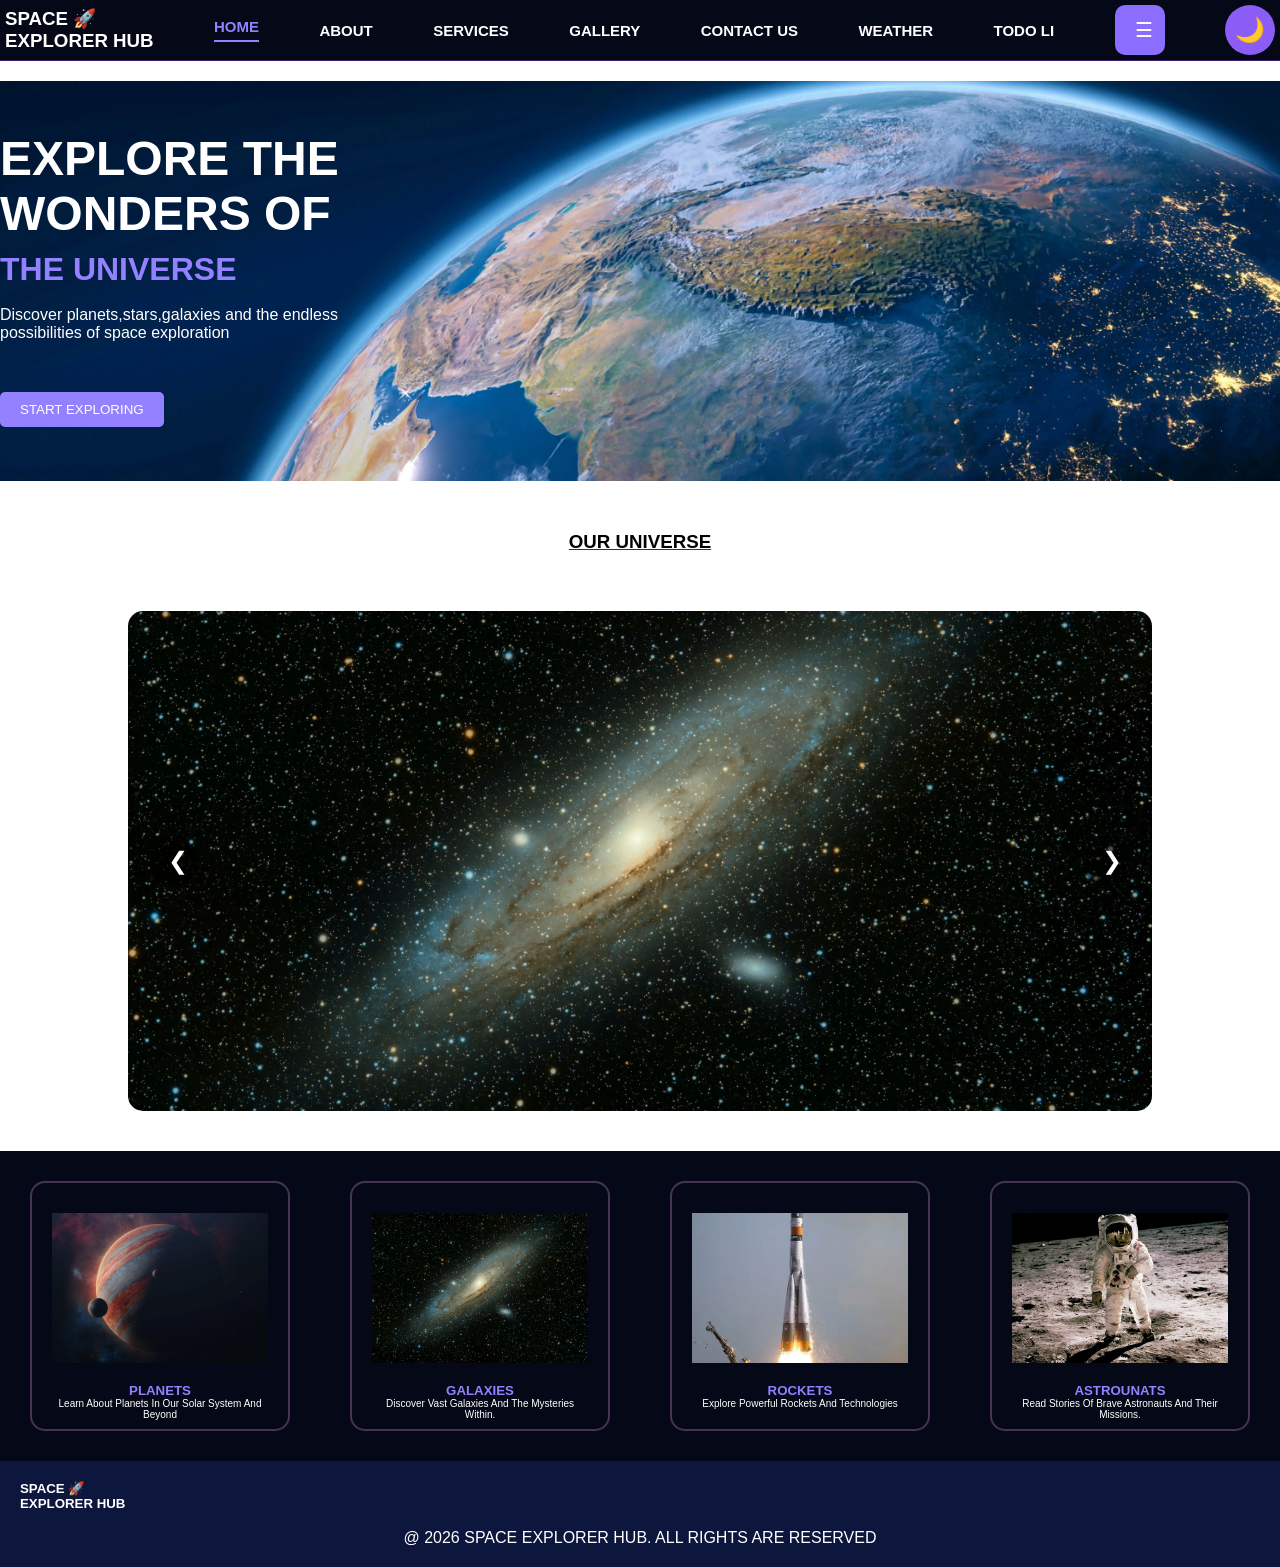
<file: index.html>
<!DOCTYPE html>
<html lang="en">
<head>
    <meta charset="UTF-8">
    <meta name="viewport" content="width=device-width, initial-scale=1.0">
    <title>🚀Space explorer</title>
    <link rel="stylesheet"href="CSS/style.css">
    
<meta name="description"
content="Explore planets, galaxies, weather updates and manage tasks.">

<meta name="keywords"
content="Space, NASA, Weather, ToDo, Galaxy">

<meta name="author"
content="Archana P R">
</head>
<body>
    <header> 
        <div class="navbar">
            <h3>space 🚀 <br>explorer hub </h3>
             
            <a href="index.html"class="active">home</a>
            <a href="about.html">about</a>
            <a href="services.html">services</a>
            <a href="gallery.html">gallery</a>
            <a href="contact.html">contact us</a>
            <a href="weather app/index.html">Weather</a>
            <a href="to-do list/index.html">Todo li</a>
             <button id="menu-btn">☰</button>
            <ul id="nav-links">
        <li><a href="index.html"class="active">Home</a></li>
        <li><a href="about.html">About</a></li>
        <li><a href="services.html">services</a></li>
        <li><a href="gallery.html">gallery</a></li>
        <li><a href="contact.html">Contact</a></li>
    </ul>
    <button id="theme-toggle">🌙</button>
        </div>
    
    </header>
    <div class="herosection">
        <div class="hero-msg">
            <p><h1>explore the <br>wonders of  </h1><h2 style ="color:rgb(147, 129, 255);font-size: 2rem;">the universe</h2><br>
            <p>Discover planets,stars,galaxies and the endless <br>possibilities of space exploration</p></p>
        
           <button>start exploring</button>
        </div>
    </div>
    <h3 style="color:inherit; text-align:center; text-decoration:underline solid rgb(104, 13, 104);">Our Universe</h3><br>
    <div class="slider">

    <button class="prev">&#10094;</button>

    <div class="slides">
        <img src="images/gal (1).webp" class="slide active"alt="galexy"
     loading="lazy">
        <img src="images/plan.webp" class="slide"alt="planet"
     loading="lazy">
        <img src="images/mars.webp" class="slide"alt="Mars"
     loading="lazy">
        <img src="images/sat.webp" class="slide"alt="sattelite"
     loading="lazy">
    </div>

    <button class="next">&#10095;</button>

</div>
    <div class="cards">

      
    <div class="box">
        
        <div class="boxcontent">
            
            <div class="boximage" style="background-image: url('images/plan.webp')";></div>
            <h5>planets</h5>
            <p>learn about planets in our solar system and beyond</p>

        </div>
    </div>

    <div class="box">
        
        <div class="boxcontent">
           
             <div class="boximage" style="background-image: url('images/gal\ \(1\).webp')";></div>
              <h5>galaxies</h5>
            <p>discover vast galaxies and the mysteries within.</p>

        </div>
    </div>
    <div class="box">
        
        <div class="boxcontent">
            
             <div class="boximage" style="background-image: url('images/rock.webp')";></div>
             <h5>rockets</h5>
            <p> explore powerful rockets and technologies</P>
        </div>
    </div>
    <div class="box">
        
        <div class="boxcontent">
        
             <div class="boximage" style="background-image: url('images/ast.webp')";></div>
             <h5>astrounats</h5>
            <p>read stories of brave astronauts and their missions.</p>
        </div>
    </div>
 </div><button id="topBtn">
    🚀
    </button>
 <footer>
    <div class="foo">
    <h5>space 🚀 <br>explorer hub </h5> <br>
      <p>                                 @ 2026 space explorer  hub. all rights are reserved                                             
    
      </p></div>
 </footer>
<script src="app.js" defer></script>
</body>
</html>
</file>
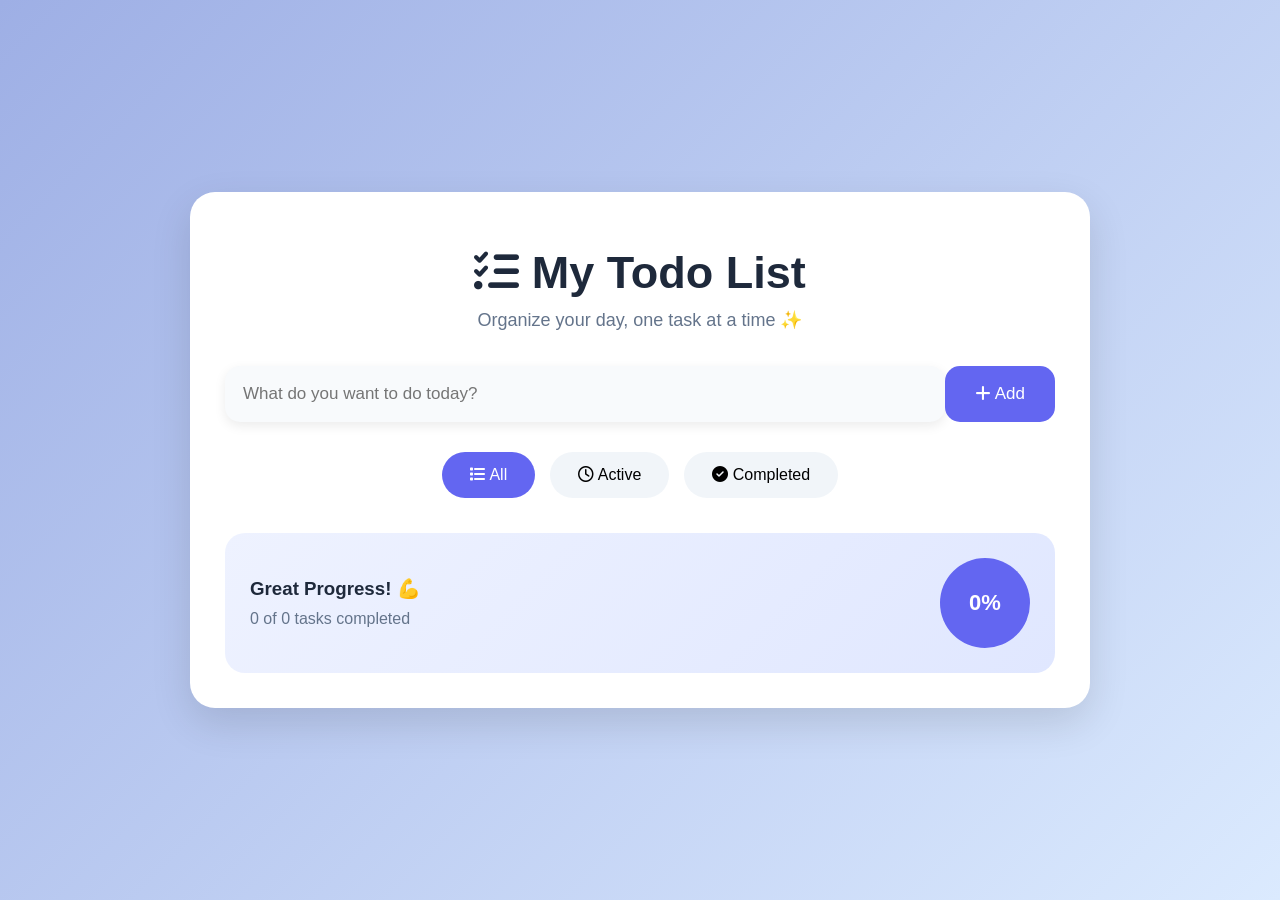
<file: to-do list/index.html>
<!DOCTYPE html>
<html lang="en">
<head>
    <meta charset="UTF-8">
    <meta name="viewport" content="width=device-width, initial-scale=1.0">
    <title>My Todo List</title>



    
    <link rel="stylesheet"
    href="https://cdnjs.cloudflare.com/ajax/libs/font-awesome/6.7.2/css/all.min.css">

    <link rel="stylesheet" href="style.css">
</head>
<body>

<div class="container">

   

   
    <div class="heading">

        <h1>
            <i class="fa-solid fa-list-check"></i>
            My Todo List
        </h1>

        <p>Organize your day, one task at a time ✨</p>

    </div>

    <div class="input-box">

        <input
            type="text"
            id="taskInput"
            placeholder="What do you want to do today?">

        <button id="addBtn">
            <i class="fa-solid fa-plus"></i>
            Add
        </button>

    </div>

    
    <div class="filters">

        <button class="filter active" data-filter="all">
            <i class="fa-solid fa-list"></i>
            All
        </button>

        <button class="filter" data-filter="active">
            <i class="fa-regular fa-clock"></i>
            Active
        </button>

        <button class="filter" data-filter="completed">
            <i class="fa-solid fa-circle-check"></i>
            Completed
        </button>

    </div>

  
    <ul id="taskList">

        

    </ul>

   
    <div class="progress-card">

        <div class="progress-text">

            <h3>Great Progress! 💪</h3>

            <p>
                <span id="completedCount">0</span> of
                <span id="totalCount">0</span> tasks completed
            </p>

        </div>

        <div class="progress-circle">

            <span id="progressPercent">
                0%
            </span>

        </div>

    </div>

</div>

<script src="script.js" defer></script>

</body>
</html>
</file>
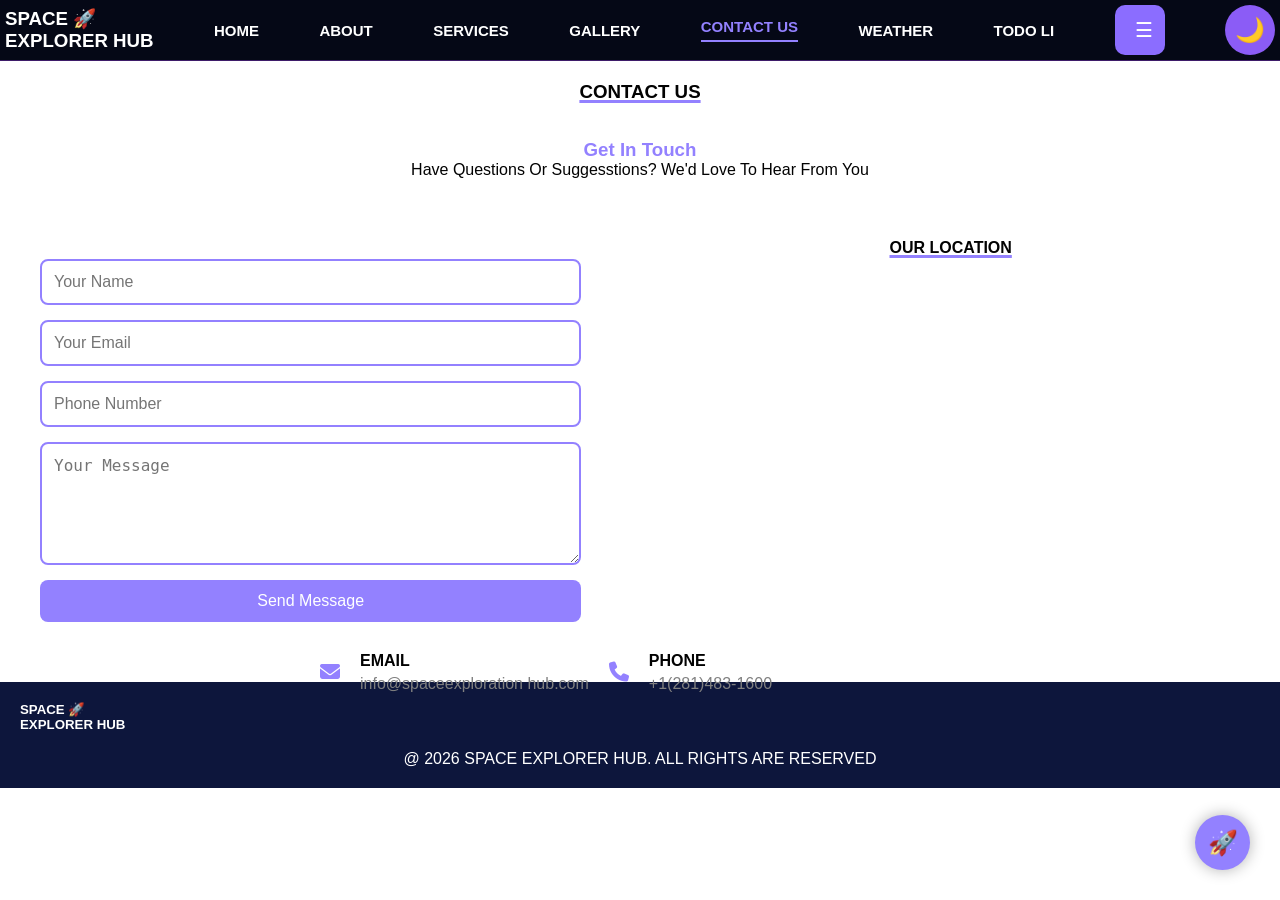
<file: contact.html>
<!DOCTYPE html>
<html lang="en">
<head>
    <meta charset="UTF-8">
    <meta name="viewport" content="width=device-width, initial-scale=1.0">
    <title>🚀Space explorer</title>
    

<meta name="description"
content="Explore planets, galaxies, weather updates and manage tasks.">

<meta name="keywords"
content="Space, NASA, Weather, ToDo, Galaxy">

<meta name="author"
content="Archana P R">
    <link rel="stylesheet"href="CSS/style.css">
     <link rel="stylesheet" href="https://cdnjs.cloudflare.com/ajax/libs/font-awesome/6.7.2/css/all.min.css">
</head>
<body>
    <header> 
        <div class="navbar">
            <h3>space 🚀 <br>explorer hub </h3>
             
            <a href="index.html">home</a>
            <a href="about.html">about</a>
            <a href="services.html">services</a>
            <a href="gallery.html">gallery</a>
            <a href="contact.html"class="active">contact us</a>
            <a href="weather app/index.html">Weather</a>
            <a href="to-do list/index.html">Todo li</a>
        <button id="menu-btn">☰</button>
              

    <ul id="nav-links">
        <li><a href="index.html">Home</a></li>
        <li><a href="about.html">About</a></li>
        <li><a href="services.html">services</a></li>
        <li><a href="gallery.html"class="active">gallery</a></li>
        <li><a href="contact.html">Contact</a></li>
    </ul> 
    <button id="theme-toggle">🌙</button>
        </div>
    
    </header>

    <h3 style="color:inherit;text-align: center;text-decoration: underline rgb(147, 129, 255) 3px;"> contact us</h3> <br><br>
     <h3 style="color:rgb(147, 129, 255);text-align: center;text-transform: capitalize;">get in touch</h3>
    <p style="color:inherit;text-align: center;text-transform: capitalize;">have questions or suggesstions? we'd love to hear from you</p>
<div class="contact">
   
    
    <form class="contact-form" id="contactform">
        <input type="text"  id="name" placeholder="Your Name" required>

        <input type="email" id="email" placeholder="Your Email" required>

        <input type="tel" id="phone" placeholder="Phone Number">

        <textarea id="message" rows="5"  placeholder="Your Message" required></textarea>

        <button type="submit">Send Message</button>
    </form>
    <section class="location">
    <h4 style="color:inherit;text-align: center;text-decoration: underline rgb(147, 129, 255) 3px;">Our Location</h4><br><br>

   <iframe src="https://www.google.com/maps/embed?pb=!1m18!1m12!1m3!1d497632.1325127385!2d77.29231040230371!3d12.987769307571995!2m3!1f0!2f0!3f0!3m2!1i1024!2i768!4f13.1!3m3!1m2!1s0x3bae1670c9b44e6d%3A0xf8dfc3e8517e4fe0!2sBengaluru%2C%20Karnataka!5e0!3m2!1sen!2sin!4v1781367295375!5m2!1sen!2sin" width="400" height="250" style="border:0;" allowfullscreen="" loading="lazy" referrerpolicy="no-referrer-when-downgrade"></iframe>
</section>
    

</div>

<div class="con">
        <div class="cont">
            <i class="fa-solid fa-envelope"></i>
            <div class="ccont">
                <h6>EMAIL</h6>
                <p>info@spaceexploration hub.com</p>
        </div>
        
        <div class="cont">
            <i class="fa-solid fa-phone"></i>
            <div class="ccont">
                <h6>PHONE</h6>
                <p>+1(281)483-1600</p>
            </div>
        </div>
</div>
</div>
       

<button id="topBtn">
    🚀
    </button>



    <footer>
    <div class="foo">
    <h5>space 🚀 <br>explorer hub </h5> <br>
      <p>                                 @ 2026 space explorer  hub. all rights are reserved                                           
</p></div>
 </footer>
 <script src="app.js" defer></script>
</body>
</html>
</file>
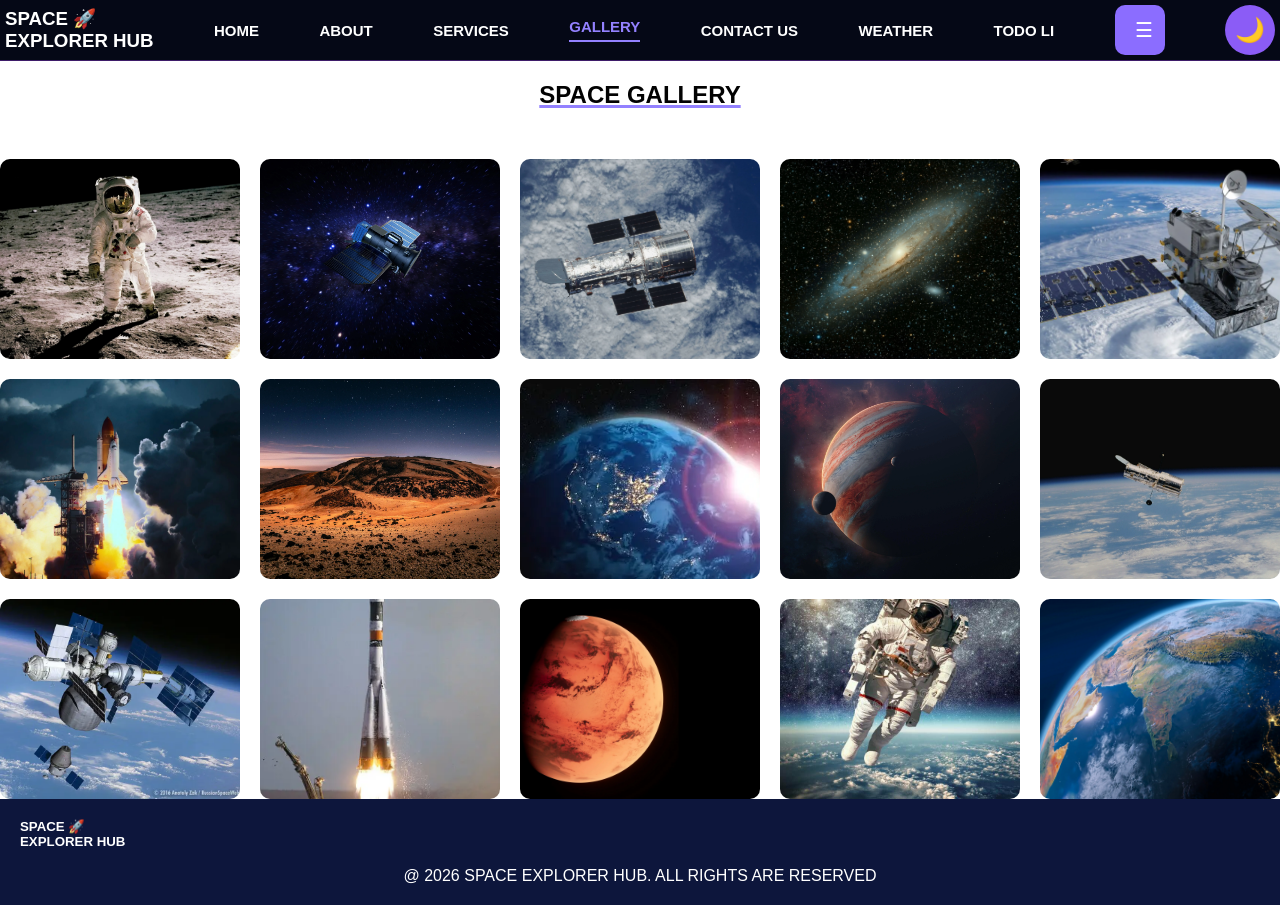
<file: gallery.html>
<!DOCTYPE html>
<html lang="en">
<head>
    <meta charset="UTF-8">
    <meta name="viewport" content="width=device-width, initial-scale=1.0">
    <title>🚀Space explorer</title>
 

<meta name="description"
content="Explore planets, galaxies, weather updates and manage tasks.">

<meta name="keywords"
content="Space, NASA, Weather, ToDo, Galaxy">

<meta name="author"
content="Archana P R">
    <link rel="stylesheet"href="CSS/style.css">
</head>
<body>
    <header> 
        <div class="navbar">
            <h3>space 🚀 <br>explorer hub </h3>
             
            <a href="index.html">home</a>
            <a href="about.html">about</a>
            <a href="services.html">services</a>
            <a href="gallery.html"class="active">gallery</a>
            <a href="contact.html">contact us</a>
            <a href="weather app/index.html">Weather</a>
            <a href="to-do list/index.html">Todo li</a>
             <button id="menu-btn">☰</button>
              

    <ul id="nav-links">
        <li><a href="index.html">Home</a></li>
        <li><a href="about.html">About</a></li>
        <li><a href="services.html">services</a></li>
        <li><a href="gallery.html"class="active">gallery</a></li>
        <li><a href="contact.html">Contact</a></li>
    </ul>   
    <button id="theme-toggle">🌙</button>
        </div>
    
    </header>

   <h2 style="color:inherit;text-align: center;text-decoration: underline rgb(147, 129, 255) 3px;"> space gallery</h2>
     <div class="gallery"></div>
    
    <div class="gallery-container">
        <img src="images/ast.webp" alt="astronaut" 
     loading="lazy">
         <img src="images/voy.webp" alt="satellite"loading="lazy">
        <img src="images/hubb (1).webp" alt="satteite"loading="lazy">
        <img src="images/gal (1).webp" alt="galaxy"loading="lazy">
        <img src="images/sat.webp" alt="satellite"loading="lazy">
        <img src="images/rocks.webp" alt="rocket"loading="lazy">
        <img src="images/service.webp" alt="mars"loading="lazy">
         <img src="images/hero1.webp" alt="earth"loading="lazy">
        <img src="images/plan.webp" alt="jupiter"loading="lazy">
        <img src="images/hub.webp" alt="satellite"loading="lazy"> 
        <img src="images/iss.webp" alt="ISS"loading="lazy">
        
        <img src="images/rock.webp" alt="rocket"loading="lazy">
        <img src="images/mars.webp" alt="mars"loading="lazy">
        <img src="images/astr.jpg" alt="astronaut"loading="lazy">
        <img src="images/hero (1).webp" alt="earth"loading="lazy">
    </div>

<button id="topBtn">
    🚀
    </button>

    <footer>
    <div class="foo">
    <h5>space 🚀 <br>explorer hub </h5> <br>
      <p>                                 @ 2026 space explorer  hub. all rights are reserved                                             
    
</p></div>
 </footer>
 <script src="app.js" defer></script>
</body>
</html>
</file>
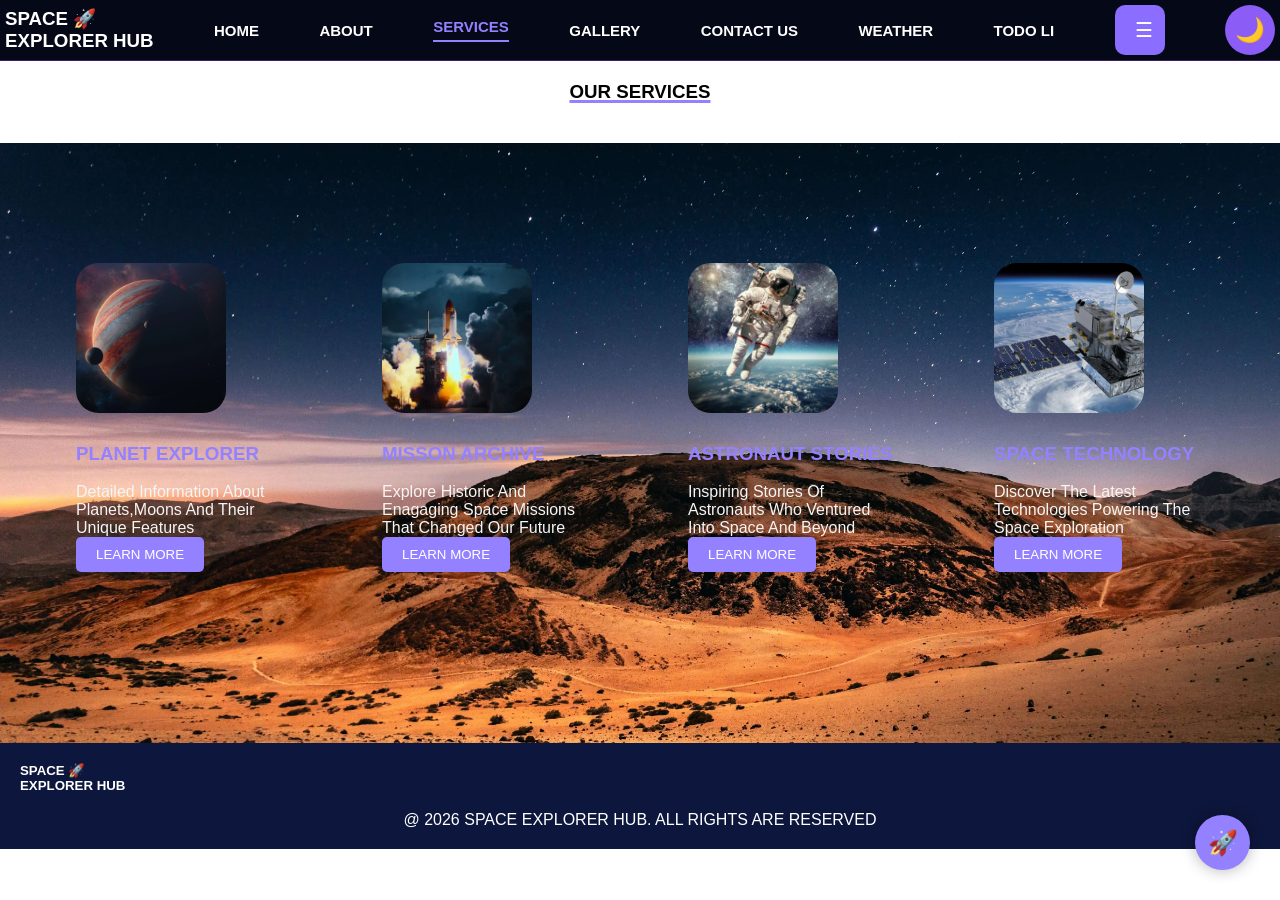
<file: services.html>
<!DOCTYPE html>
<html lang="en">
<head>
    <meta charset="UTF-8">
    <meta name="viewport" content="width=device-width, initial-scale=1.0">
     <title>🚀Space explorer</title>
   

<meta name="description"
content="Explore planets, galaxies, weather updates and manage tasks.">

<meta name="keywords"
content="Space, NASA, Weather, ToDo, Galaxy">

<meta name="author"
content="Archana P R">
    <link rel="stylesheet"href="CSS/style.css">
    <link rel="stylesheet" href="https://cdnjs.cloudflare.com/ajax/libs/font-awesome/6.7.2/css/all.min.css">
</head>
<body>
    <header> 
        <div class="navbar">
            <h3>space 🚀 <br>explorer hub </h3>
             
            <a href="index.html">home</a>
            <a href="about.html ">about</a>
            <a href="services.html"class="active">services</a>
            <a href="gallery.html">gallery</a>
            <a href="contact.html">contact us</a>
            <a href="weather app/index.html">Weather</a>
            <a href="to-do list/index.html">Todo li</a>
            <button id="menu-btn">☰</button>
              

    <ul id="nav-links">
        <li><a href="index.html">Home</a></li>
        <li><a href="about.html">About</a></li>
        <li><a href="services.html"class="active">services</a></li>
        <li><a href="gallery.html">gallery</a></li>
        <li><a href="contact.html">Contact</a></li>
    </ul>   
            <button id="theme-toggle">🌙</button>
        </div>
     </header>
      <h3 style="color:inherit;text-align: center;text-decoration: underline rgb(147, 129, 255) 3px;"> our services</h3>
     <div class="service">
         <div class="srbox">
            
              <div class="images" style="background-image: url('images/plan.webp');"></div>
               <h3 style ="color:rgb(147, 129, 255)">Planet Explorer</h3><br>
                <div class="conts">
                   <p>detailed information about planets,moons and their unique features</p>
                   <button>LEARN MORE</button>
                  </div>
         </div>
         <div class="srbox">
            
              <div class="images" style="background-image: url('images/rocks.webp');"></div>
               <h3 style ="color:rgb(147, 129, 255)">Misson Archive</h3><br>
                <div class="conts">
                   <p>explore historic and enagaging space missions that changed our future</p>
                   <button>LEARN MORE</button>
                  </div>
         </div>
         <div class="srbox">
            
              <div class="images" style="background-image: url('images/astr.jpg');"></div>
               <h3 style ="color:rgb(147, 129, 255)">Astronaut Stories</h3><br>
                <div class="conts">
                   <p>inspiring stories of astronauts who ventured into space and beyond</p>
                   <button>LEARN MORE</button>
                  </div>
         </div>
         <div class="srbox">
            
              <div class="images" style="background-image: url('images/sat.webp');"></div>
               <h3 style ="color:rgb(147, 129, 255)">Space Technology</h3><br>
                <div class="conts">
                   <p>Discover the latest technologies powering  the space exploration</p>
                   <button>LEARN MORE</button>
                  </div>
         </div>
         </div>

<button id="topBtn">
    🚀
    </button>

    <footer>
    <div class="foo">
    <h5>space 🚀 <br>explorer hub </h5> <br>
      <p>                                 @ 2026 space explorer  hub. all rights are reserved                                             
    
</p></div>
 </footer>
 <script src="app.js" defer></script>
    
</body>
</html>
</file>
<file: CSS/style.css>
*{
    margin:0;
    padding:0;
    box-sizing:border-box;
}

body{
   font-family: Poppins, sans-serif;
    background:#050816;
    
    text-transform: uppercase;
}

.navbar{
    display:flex;
    justify-content:space-between;
    align-items:center;
    padding: 5px;
color :white;
    background:#050816;
    margin-bottom: 20px;
    border-bottom: 1px solid #3e1c69;
}
    .navbar a {color:white;
    font-size: 15px;
    font-weight: bold;
     text-decoration: none;
font-family: Orbitron, sans-serif;}
.navbar a.active{
    color:#9381FF;
    border-bottom:2px solid #9381FF;
    padding-bottom:5px;
}

button{
 padding: 10px 20px;
  background-color:rgb(147, 129, 255);
  border: none;
  border-radius: 5px;
    color:white;
}
button:hover{
    background-color:white;
    color:black;
}
.herosection{
    background-image: url("../images/hero\ \(1\).webp");
    height: 400px;
    width: 100%;
   
    
    color :white;
margin-bottom: 50px;
    background-size:cover ;
}
.hero-msg h1{
    padding-top: 50px;
    font-size: 3rem;
     margin-bottom :10px;
}

.hero-msg p{
    text-transform: none;
    margin-bottom:20px;

}
.hero-msg button{
    padding: 10px 20px;
    margin-top :30px; 
  background-color:rgb(147, 129, 255);
  border: none;
  border-radius: 5px;
    color:white;
    text-transform: uppercase;
}
.hero-msg button:hover{
    background-color:white;
    color:black;
}

#menu-btn{
    width:50px;
    height:50px;
    border:none;
    border-radius:10px;
    background:#8b6dff;
    color:white;
    font-size:20px;
    cursor:pointer;
}

/* Hidden by default */
#nav-links{
    display:none;
    position:absolute;
    top:80px;
    right:10px;
    width:220px;
    background:#11152b;
    border-radius:15px;
    padding:20px;
    list-style:none;
    box-shadow:0 10px 25px #19103f;
    z-index:1000;
}

#nav-links.active{
    display:block;
}

#nav-links li{
    margin:15px 0;
}

#nav-links a{
    color:white;
    text-decoration:none;
    font-size:18px;
}






.cards{
    margin-top: 30px;
    display: flex;
    justify-content: space-evenly;
    

    background-color: #050816;;
}
.box{

   
    border:2px solid   rgb(70, 52, 85);
    border-radius :15px;
    height: 250px;
    width: 300px;
    padding :20px 20px 20px 20px ;
    margin:30px;
    color :white;
   background-color: #050816; 
}
.box:hover{
    transform:translateY(-10px);
    box-shadow:0 0 20px #9381FF;
    transition:0.3s;

}
.boxcontent h5{
    text-align:center;
    color:rgb(147, 129, 255);
    margin-left: 10px;
    margin-right: 10px;

}
.boximage{
    height: 150px;
    
    
    color :white;
margin-top: 10px;
margin-bottom: 20px;
    background-size:cover;
    
    background-position: center;
    
}
.boxcontent p{
    text-align:center;
    color:white;
    font-size: 10px;
text-transform: capitalize;
}
.foo{
    text-align:left;
    padding:20px;
    height:auto;
    background:#0d163c;
    color:white;
}

.foo p{
     text-align:center;
}
.heroabout{
    display:flex;
    justify-content:space-evenly;
    padding: 20px 30px 20px 30px;
}
.about-msg{
     padding-top: 50px;
    font-size: 1rem;
    color:inherit;
    
     text-transform: capitalize;
     width: 50%;
}
.about-msg p {
    padding-top: 30px;
}
.abtimage{
    height: 300px;
    width: 35%;
    background-size:cover;
    background-repeat: no-repeat;
    background-position: center;
    
}
.pane{
    display:flex;
    justify-content: space-evenly;
    padding: 20px 30px 20px 30px;
    border: 1px solid  rgb(147, 129, 255);
    border-radius:10px;
    flex-direction: row;
    width:50%;
    height:60px;
    margin-left: 100px;
    margin-bottom:50px;
}
.abcont h4{ color:inherit;
font-size: 3 rem;}
.abtbox{display: flex;
    align-items: center;
    gap: 15px;}
.abcont p{ color: grey;
    font-size : 1rem;
    text-transform: capitalize;
}
.abtbox i{
    font-size:30px;
    color:rgb(147, 129, 255);
    margin-bottom: 10px;
}
.journey{
      display:flex;
    justify-content: space-evenly;
    padding: 20px 30px 30px;
    border: 1px solid  rgb(147, 129, 255);
    border-radius:10px;
    flex-direction: row;
    width: 85%;
    height: 300px;
    margin-left: 100px;
    background-image: url("../images/pane.jpg");
    background-size:cover;
    background-repeat: no-repeat;
}
.timeline{
    height: 100px;
    width: 100px;

}
.image{
    
    width: 100px;
    height: 100px;
    border-radius: 50%;
    background-size: cover;
    background-position: center;
}
.image:hover{   transform:translateY(-10px);
    box-shadow:0 0 20px #9381FF;
    transition:0.3s;

}

.conte h5{ color:inherit;
font-size: 15px;
 text-transform: capitalize;
 margin-top: 30px;
}
.conte p{ color:grey;
font-size: 10px;
 text-transform: capitalize;
margin-top: 10px;} 
.service{
    display: flex;
    background-image: url("../images/service.webp");
    background-size:cover;
    margin-top: 40px;
    width:100%;
    height :600px;
    justify-content: space-evenly;

}
.srbox{
    border-radius: 15px;
    margin-top: 100px;
    width: 250px;
    height: 400px;
    padding: 20px;
      transition: 0.3s;
}
.conts p{
    color: whitesmoke;
    text-transform: capitalize;

}
.images{
    height:150px;
    width: 150px;
    border-radius: 15%;
    background-size: cover;
    background-position: center;
    margin-bottom: 30px;
}
.srbox:hover{
   
    transform: translateY(-10px);
    box-shadow: 0 0 20px #d4b05d;

}
.gallery-container{
    margin-top: 50px;
    display:grid;
    grid-template-columns:repeat(auto-fit,minmax(200px,1fr));
    gap:20px;
    color:white;
}

.gallery-container img{
    width:100%;
    height:200px;
    object-fit:cover;
    border-radius:10px;
    
}
.contact{
    display:flex;
    justify-content: space-evenly;
    width: 100%;
    margin-top: 40px;
    text-align: center;
}



.contact-form{
    display: flex;
    flex-direction: column;
    padding :40px;
    gap: 15px;
    width:50%;
}

.contact-form input,
.contact-form textarea{
    padding: 12px;
    border: 2px solid #9381ff;
    border-radius: 8px;
    font-size: 16px;
    outline: none;
}

.contact-form button{
    background: #9381ff;
    color: white;
    border: none;
    padding: 12px;
    border-radius: 8px;
    cursor: pointer;
    font-size: 16px;
    transition: 0.3s;
}

.contact-form button:hover{
    background: #7b68ee;
}
.location{
    width: 50%;
    margin: 20px;
    text-align: center;
}



.location iframe{
    border-radius: 15px;
}
.con{
    display: flex;
    justify-content: space-evenly;
    align-items: center;
}

.cont{
    display: flex;
    align-items: center;
    gap: 15px;
    width:50%;
    height: 20px;;
}

.cont i{
    font-size: 20px;
    color: rgb(147, 129, 255);
}

.ccont h6{
    color: inherit;
    font-size: 1rem;
    margin:5px;
}

.ccont p{
    color: grey;
    font-size: 1rem;
    margin: 5px ;
    text-transform: none;
}

/* Light Mode */
body{
    background:#ffffff;
    color:#020202;
    transition:0.4s;
}

  
/* Dark Mode */
body.dark-mode{
    background:#050816;
    color:white;
}
body.dark-mode h1,
body.dark-mode h2,
body.dark-mode h3,
body.dark-mode h4,
body.dark-mode h5,
body.dark-mode h6,
body.dark-mode p,
body.dark-mode a,
body.dark-mode li{
    color:#fff;
}

/* Toggle Button */
#theme-toggle{
     width:50px;
    height:50px;
    border:none;
    border-radius:50%;
    background:#8b5cf6;
    color:#fff;
    cursor:pointer;

    display:flex;
    justify-content:center;
    align-items:center;

    font-size:24px;
    line-height:1;

    transition:0.3s ease;
}

#theme-toggle:hover{
    transform:scale(1.1);
}
    #topBtn{
      
    display:none;
    position:fixed;
    bottom:30px;
    right:30px;

    width:55px;
    height:55px;

    border:none;
    border-radius:50%;

    background:#9381FF;
    color:white;

    font-size:24px;
    cursor:pointer;

    display:flex;
    justify-content:center;
    align-items:center;

    padding:0;
    line-height:1;

    box-shadow:0 0 15px rgba(0,0,0,0.3);
    transition:.3s;
}
   


#topBtn:hover{
    background:white;
    color:#9381FF;
    
}
.slider{
    width:80%;
    height:500px;
    margin:40px auto;
    position:relative;
    overflow:hidden;
    border-radius:15px;
}

.slides{
    width:100%;
    height:100%;
    position:relative;
}

.slide{
    width:100%;
    height:100%;
    object-fit:cover;

    position:absolute;
    top:0;
    left:0;

    opacity:0;
    transition:0.5s;
}

.slide.active{
    opacity:1;
}

.prev,
.next{
    position:absolute;
    top:50%;
    transform:translateY(-50%);

    width:50px;
    height:50px;

    border:none;
    border-radius:50%;

    background:rgba(0,0,0,0.5);
    color:white;

    font-size:24px;
    cursor:pointer;

    z-index:10;
}

.prev{
    left:20px;
}

.next{
    right:20px;
}

.prev:hover,
.next:hover{
    background:#9381FF;
}

@media (max-width: 768px){

    .navbar{
        flex-direction: column;
        gap: 10px;
        padding: 15px;
    }

    .cards{
        flex-wrap: wrap;
        justify-content: center;
    }

    .box{
        width: 90%;
        max-width: 300px;
        margin: 15px;
    }

    .heroabout{
        flex-direction: column;
        text-align: center;
    }

    .about-msg{
        width: 90%;
    }

    .abtimage{
        width: 90%;
        height: 250px;
    }

    .pane{
        width: 90%;
        margin: 20px auto;
        flex-wrap: wrap;
        height: auto;
    }

    .journey{
        width: 95%;
        margin: 20px auto;
        flex-wrap: wrap;
        height: auto;
    }

    .service{
        flex-wrap: wrap;
        height: auto;
    }

    .contact{
        flex-direction: column;
        align-items: center;
    }

    .contact-form,
    .location{
        width: 90%;
    }

    .location iframe{
        width: 100%;
    }

    .con{
        flex-direction: column;
        gap: 20px;
    }

    .cont{
        width: 90%;
    }
}
</file>
<file: to-do list/style.css>
*{
    margin:0;
    padding:0;
    box-sizing:border-box;
    font-family:'Poppins',sans-serif;
}

body{
    background:linear-gradient(135deg,#9eafe5,#dbeafe);
    min-height:100vh;
    display:flex;
    justify-content:center;
    align-items:center;
    padding:30px;
}

.container{
    width:100%;
    max-width:900px;
    background:#fff;
    border-radius:25px;
    padding:35px;
    box-shadow:0 15px 40px rgba(0,0,0,.12);
}

.heading{
    text-align:center;
    margin:20px 0 35px;
}

.heading h1{
    font-size:45px;
    color:#1e293b;
    margin-bottom:10px;
}

.heading p{
    color:#64748b;
    font-size:18px;
}



.input-box{
    display:flex;
   
    margin-bottom:30px;
}

.input-box input{
    flex:1;
    padding:18px;
    border:none;
    outline:none;
    border-radius:15px;
    background:#f8fafc;
    font-size:17px;
    box-shadow:0 4px 12px rgba(0,0,0,.08);
}

.input-box button{
    padding:18px 30px;
    border:none;
    border-radius:15px;
    background:#6366f1;
    color:#fff;
    font-size:17px;
    cursor:pointer;
    transition:.3s;
}

.input-box button:hover{
    background:#4338ca;
    transform:scale(1.05);
}



.filters{
    display:flex;
    justify-content:center;
    gap:15px;
    margin-bottom:30px;
    flex-wrap:wrap;
}

.filter{
    border:none;
    padding:14px 28px;
    border-radius:30px;
    cursor:pointer;
    background:#f1f5f9;
    font-size:16px;
    transition:.3s;
}

.filter.active{
    background:#6366f1;
    color:white;
}

.filter:hover{
    transform:translateY(-2px);
}



#taskList{
    list-style:none;
}

#taskList li{
    display:flex;
    justify-content:space-between;
    align-items:center;
    padding:18px 20px;
    margin-bottom:15px;
    border-radius:15px;
    background:#f8fafc;
    box-shadow:0 5px 15px rgba(0,0,0,.08);
    transition:.3s;
}

#taskList li:hover{
    transform:translateY(-3px);
}

.task-text{
    flex:1;
    font-size:18px;
    margin-left:15px;
}

.completed{
    text-decoration:line-through;
    color:#888;
}


.actions{
    display:flex;
    gap:12px;
}

.actions button{
    width:40px;
    height:40px;
    border:none;
    border-radius:10px;
    cursor:pointer;
    font-size:17px;
    transition:.3s;
}

.edit{
    background:#ede9fe;
    color:#6366f1;
}

.delete{
    background:#fee2e2;
    color:#ef4444;
}

.complete{
    background:#dcfce7;
    color:#22c55e;
}

.actions button:hover{
    transform:scale(1.1);
}



.progress-card{
    margin-top:35px;
    background:linear-gradient(135deg,#eef2ff,#e0e7ff);
    border-radius:20px;
    padding:25px;
    display:flex;
    justify-content:space-between;
    align-items:center;
}

.progress-text h3{
    margin-bottom:10px;
    color:#1e293b;
}

.progress-text p{
    color:#64748b;
}

.progress-circle{
    width:90px;
    height:90px;
    border-radius:50%;
    background:#6366f1;
    color:white;
    display:flex;
    justify-content:center;
    align-items:center;
    font-size:22px;
    font-weight:bold;
}


@media(max-width:768px){

    .container{
        padding:20px;
    }

    .heading h1{
        font-size:35px;
    }

    .input-box{
        flex-direction:column;
    }

    .input-box button{
        width:100%;
    }

    .progress-card{
        flex-direction:column;
        gap:20px;
        text-align:center;
    }

}
</file>
